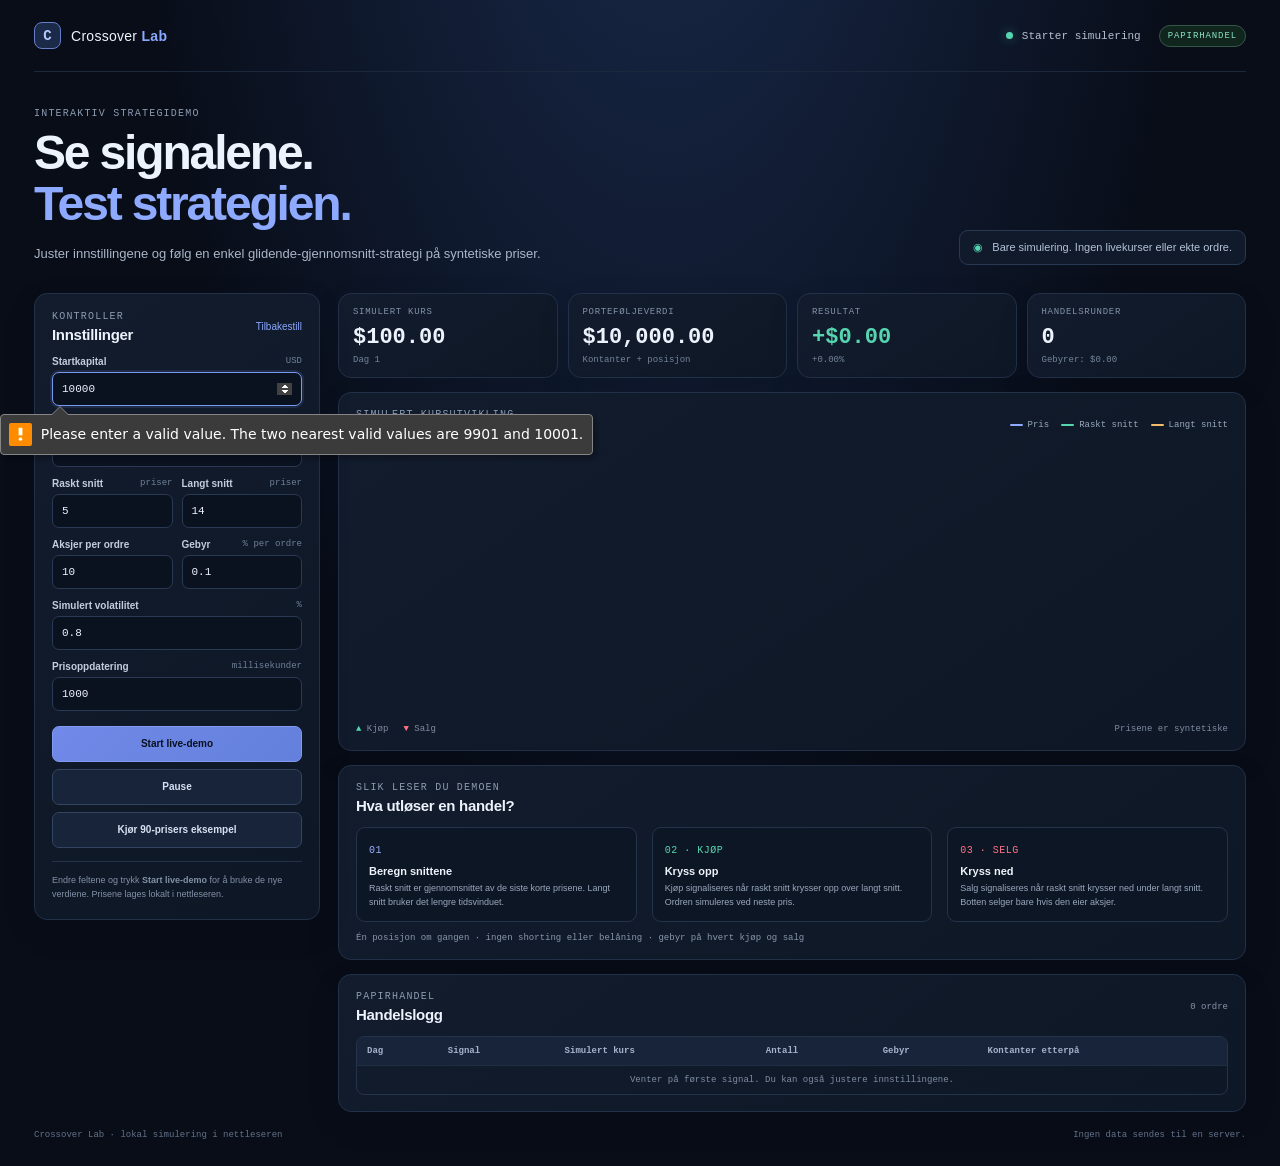
<file: docs/index.html>
<!doctype html>
<html lang="no">
  <head>
    <meta charset="utf-8" />
    <meta name="viewport" content="width=device-width, initial-scale=1" />
    <meta name="description" content="Test en enkel moving-average-strategi med lokal papirhandel og syntetiske priser." />
    <meta name="theme-color" content="#0b1020" />
    <title>Crossover Lab — papirhandel</title>
    <link rel="stylesheet" href="./styles.css" />
    <script src="./app.js" defer></script>
  </head>
  <body>
    <div class="shell">
      <header class="topbar">
        <a class="brand" href="#top" aria-label="Crossover Lab hjem">
          <span class="brand-icon" aria-hidden="true">C</span>
          <span>Crossover <strong>Lab</strong></span>
        </a>
        <div class="top-status">
          <span class="status-dot" id="statusDot"></span>
          <span id="statusText">Starter simulering</span>
          <span class="mode-tag">PAPIRHANDEL</span>
        </div>
      </header>

      <main id="top">
        <section class="intro">
          <div>
            <p class="eyebrow">INTERAKTIV STRATEGIDEMO</p>
            <h1>Se signalene.<br /><span>Test strategien.</span></h1>
            <p class="intro-copy">Juster innstillingene og følg en enkel glidende-gjennomsnitt-strategi på syntetiske priser.</p>
          </div>
          <div class="safety-note"><span aria-hidden="true">◉</span> Bare simulering. Ingen livekurser eller ekte ordre.</div>
        </section>

        <section class="dashboard" aria-label="Tradingdemo">
          <aside class="panel settings-panel">
            <div class="section-heading">
              <div>
                <p class="eyebrow">KONTROLLER</p>
                <h2>Innstillinger</h2>
              </div>
              <button class="text-button" id="resetButton" type="button">Tilbakestill</button>
            </div>

            <form id="settingsForm">
              <label class="field">
                <span>Startkapital <small>USD</small></span>
                <input id="startingCash" type="number" min="1" step="100" value="10000" required />
              </label>
              <label class="field">
                <span>Startkurs <small>USD</small></span>
                <input id="startingPrice" type="number" min="1" step="1" value="100" required />
              </label>
              <div class="field-row">
                <label class="field">
                  <span>Raskt snitt <small>priser</small></span>
                  <input id="fastWindow" type="number" min="2" max="89" step="1" value="5" required />
                </label>
                <label class="field">
                  <span>Langt snitt <small>priser</small></span>
                  <input id="slowWindow" type="number" min="3" max="89" step="1" value="14" required />
                </label>
              </div>
              <div class="field-row">
                <label class="field">
                  <span>Aksjer per ordre</span>
                  <input id="quantity" type="number" min="1" step="1" value="10" required />
                </label>
                <label class="field">
                  <span>Gebyr <small>% per ordre</small></span>
                  <input id="feePercent" type="number" min="0" max="10" step="0.05" value="0.1" required />
                </label>
              </div>
              <label class="field">
                <span>Simulert volatilitet <small>%</small></span>
                <input id="volatility" type="number" min="0" max="10" step="0.1" value="0.8" required />
              </label>
              <label class="field">
                <span>Prisoppdatering <small>millisekunder</small></span>
                <input id="interval" type="number" min="100" max="10000" step="100" value="1000" required />
              </label>
              <div class="button-stack">
                <button class="button primary" id="startButton" type="submit">Start live-demo</button>
                <button class="button secondary" id="pauseButton" type="button">Pause</button>
                <button class="button secondary" id="historyButton" type="button">Kjør 90-prisers eksempel</button>
              </div>
            </form>

            <div class="mini-note">Endre feltene og trykk <b>Start live-demo</b> for å bruke de nye verdiene. Prisene lages lokalt i nettleseren.</div>
          </aside>

          <div class="main-column">
            <section class="metric-grid" aria-label="Simuleringsresultater">
              <article class="metric-card"><span>SIMULERT KURS</span><strong id="currentPrice">$100.00</strong><small id="dayLabel">Dag 1</small></article>
              <article class="metric-card"><span>PORTEFØLJEVERDI</span><strong id="portfolioValue">$10,000.00</strong><small>Kontanter + posisjon</small></article>
              <article class="metric-card"><span>RESULTAT</span><strong id="profitLoss" class="positive">+$0.00</strong><small id="returnPercent">+0.00%</small></article>
              <article class="metric-card"><span>HANDELSRUNDER</span><strong id="roundTrips">0</strong><small id="feeTotal">Gebyrer: $0.00</small></article>
            </section>

            <section class="panel chart-panel">
              <div class="section-heading chart-heading">
                <div><p class="eyebrow">SIMULERT KURSUTVIKLING</p><h2>Pris og signaler</h2></div>
                <div class="legend"><span><i class="legend-price"></i>Pris</span><span><i class="legend-fast"></i>Raskt snitt</span><span><i class="legend-slow"></i>Langt snitt</span></div>
              </div>
              <div class="chart-wrap"><canvas id="priceChart" role="img" aria-label="Graf over simulerte priser, glidende gjennomsnitt og handler"></canvas></div>
              <div class="chart-footer"><span><i class="buy-key">▲</i> Kjøp</span><span><i class="sell-key">▼</i> Salg</span><span id="chartNote">Prisene er syntetiske</span></div>
            </section>

            <section class="panel explainer">
              <div class="section-heading"><div><p class="eyebrow">SLIK LESER DU DEMOEN</p><h2>Hva utløser en handel?</h2></div></div>
              <div class="signal-grid">
                <article><span class="signal-number">01</span><h3>Beregn snittene</h3><p>Raskt snitt er gjennomsnittet av de siste korte prisene. Langt snitt bruker det lengre tidsvinduet.</p></article>
                <article><span class="signal-number buy-text">02 · KJØP</span><h3>Kryss opp</h3><p>Kjøp signaliseres når raskt snitt krysser opp over langt snitt. Ordren simuleres ved neste pris.</p></article>
                <article><span class="signal-number sell-text">03 · SELG</span><h3>Kryss ned</h3><p>Salg signaliseres når raskt snitt krysser ned under langt snitt. Botten selger bare hvis den eier aksjer.</p></article>
              </div>
              <div class="rule-note">Én posisjon om gangen · ingen shorting eller belåning · gebyr på hvert kjøp og salg</div>
            </section>

            <section class="panel trades-panel">
              <div class="section-heading"><div><p class="eyebrow">PAPIRHANDEL</p><h2>Handelslogg</h2></div><span class="trade-count" id="orderCount">0 ordre</span></div>
              <div class="table-scroll">
                <table>
                  <thead><tr><th>Dag</th><th>Signal</th><th>Simulert kurs</th><th>Antall</th><th>Gebyr</th><th>Kontanter etterpå</th></tr></thead>
                  <tbody id="tradeLog"><tr class="empty-row"><td colspan="6">Venter på første signal. Du kan også justere innstillingene.</td></tr></tbody>
                </table>
              </div>
            </section>
          </div>
        </section>
      </main>

      <footer class="footer"><span>Crossover Lab · lokal simulering i nettleseren</span><span>Ingen data sendes til en server.</span></footer>
    </div>
  </body>
</html>
</file>
<file: docs/styles.css>
:root {
  color-scheme: dark;
  --bg: #080d18;
  --panel: #111a2a;
  --panel-soft: #0e1726;
  --border: #223048;
  --text: #edf3fc;
  --muted: #8593a9;
  --accent: #8aa8ff;
  --mint: #55d6b0;
  --gold: #f2bd69;
  --red: #ff7185;
  --mono: "DM Mono", Consolas, monospace;
  font-family: "Manrope", "Segoe UI", sans-serif;
  background: var(--bg);
  color: var(--text);
}

* { box-sizing: border-box; }
body { margin: 0; min-width: 320px; min-height: 100vh; background: radial-gradient(ellipse at 52% -35%, #1b2d51 0, transparent 58%), var(--bg); }
button, input { font: inherit; }
button { color: inherit; }
.shell { width: min(1500px, 100%); margin: auto; padding: 0 34px 26px; }
.topbar { height: 72px; display: flex; align-items: center; justify-content: space-between; border-bottom: 1px solid #1b283c; }
.brand { display: inline-flex; align-items: center; gap: 10px; color: var(--text); text-decoration: none; font-size: 14px; letter-spacing: .02em; }
.brand strong { color: var(--accent); font-weight: 600; }
.brand-icon { width: 27px; height: 27px; display: grid; place-items: center; border: 1px solid #667ec7; border-radius: 8px; color: #b8c8ff; font: 600 14px var(--mono); background: #1c2a49; }
.top-status { display: flex; align-items: center; gap: 9px; color: #b6c1d2; font: 11px var(--mono); }
.status-dot { width: 7px; height: 7px; background: var(--mint); border-radius: 50%; box-shadow: 0 0 12px #55d6b077; }
.status-dot.paused { background: var(--gold); box-shadow: 0 0 12px #f2bd6977; }
.mode-tag { margin-left: 9px; padding: 5px 8px; border: 1px solid #355844; border-radius: 99px; color: #8be4c3; background: #10251e; font-size: 9px; letter-spacing: .1em; }
.intro { padding: 36px 0 28px; display: flex; align-items: end; justify-content: space-between; gap: 22px; }
.eyebrow { margin: 0 0 8px; color: #8d9bb1; font: 10px var(--mono); letter-spacing: .12em; }
h1 { margin: 0; font-size: clamp(31px, 4vw, 48px); line-height: 1.07; letter-spacing: -.045em; font-weight: 700; }
h1 span { color: #8eaaff; }
.intro-copy { margin: 13px 0 0; max-width: 520px; color: #aab6c8; font-size: 13px; line-height: 1.7; }
.safety-note { padding: 10px 13px; border: 1px solid #283953; border-radius: 9px; color: #b4c2d7; background: #101a2a; font-size: 11px; white-space: nowrap; }
.safety-note span { color: var(--mint); margin-right: 6px; }
.dashboard { display: grid; grid-template-columns: 286px minmax(0, 1fr); gap: 18px; align-items: start; }
.panel, .settings-panel, .metric-card { border: 1px solid var(--border); border-radius: 13px; background: linear-gradient(145deg, #121c2d, #0e1725); box-shadow: 0 12px 35px #00000016; }
.settings-panel { padding: 17px; position: sticky; top: 14px; }
.section-heading { display: flex; align-items: center; justify-content: space-between; gap: 14px; margin-bottom: 13px; }
.section-heading h2 { margin: 0; font-size: 15px; letter-spacing: -.02em; }
.section-heading .eyebrow { margin-bottom: 4px; }
.text-button { border: 0; padding: 4px 0; background: transparent; color: var(--accent); cursor: pointer; font-size: 10px; }
.field { display: block; margin: 0 0 11px; }
.field > span { display: flex; justify-content: space-between; gap: 8px; margin-bottom: 5px; color: #c3cddd; font-size: 10px; font-weight: 600; }
.field small { color: #71819a; font: 9px var(--mono); }
.field input { width: 100%; height: 34px; padding: 7px 9px; outline: none; border: 1px solid #2a3a54; border-radius: 7px; background: #0a1220; color: var(--text); font: 11px var(--mono); transition: border-color .15s, box-shadow .15s; }
.field input:focus { border-color: #7899f0; box-shadow: 0 0 0 2px #7899f022; }
.field-row { display: grid; grid-template-columns: 1fr 1fr; gap: 9px; }
.button-stack { display: grid; gap: 7px; margin-top: 15px; }
.button { min-height: 36px; border: 1px solid #334561; border-radius: 7px; cursor: pointer; font-size: 10px; font-weight: 700; transition: transform .1s, filter .15s, background .15s; }
.button:hover { filter: brightness(1.12); }
.button:active { transform: translateY(1px); }
.button.primary { border-color: #819bf0; background: linear-gradient(135deg, #7189e8, #6380dc); color: #081020; }
.button.secondary { background: #17243a; color: #d6e1f2; }
.mini-note { margin-top: 13px; padding-top: 11px; border-top: 1px solid #233149; color: #8391a7; font-size: 9px; line-height: 1.6; }
.main-column { min-width: 0; display: grid; gap: 14px; }
.metric-grid { display: grid; grid-template-columns: repeat(4, 1fr); gap: 10px; }
.metric-card { padding: 13px 14px 12px; min-width: 0; }
.metric-card span { display: block; color: #8392a9; font: 9px var(--mono); letter-spacing: .08em; }
.metric-card strong { display: block; overflow: hidden; margin-top: 8px; color: var(--text); font: 600 clamp(16px, 2vw, 22px) var(--mono); text-overflow: ellipsis; white-space: nowrap; }
.metric-card small { display: block; margin-top: 5px; color: #75849a; font: 9px var(--mono); }
.positive { color: var(--mint) !important; }
.negative { color: var(--red) !important; }
.chart-panel, .explainer, .trades-panel { padding: 16px 17px; }
.chart-heading { margin-bottom: 5px; }
.legend { display: flex; flex-wrap: wrap; gap: 12px; color: #9aa9be; font: 9px var(--mono); }
.legend span { display: inline-flex; align-items: center; gap: 5px; }
.legend i { display: inline-block; width: 13px; height: 2px; border-radius: 2px; }
.legend-price { background: #90aaff; }.legend-fast { background: #55d6b0; }.legend-slow { background: #f2bd69; }
.chart-wrap { height: 270px; min-width: 0; }
#priceChart { width: 100%; height: 100%; display: block; }
.chart-footer { display: flex; align-items: center; gap: 15px; margin-top: 8px; color: #7f8da3; font: 9px var(--mono); }
.chart-footer span:last-child { margin-left: auto; }
.buy-key { color: var(--mint); font-style: normal; }.sell-key { color: var(--red); font-style: normal; }
.signal-grid { display: grid; grid-template-columns: repeat(3, 1fr); gap: 15px; }
.signal-grid article { padding: 11px 12px; border: 1px solid #24334b; border-radius: 9px; background: #0d1624; }
.signal-number { color: #9aafff; font: 10px var(--mono); letter-spacing: .05em; }
.buy-text { color: var(--mint); }.sell-text { color: var(--red); }
.signal-grid h3 { margin: 8px 0 5px; font-size: 11px; }
.signal-grid p { margin: 0; color: #9aa8bd; font-size: 9px; line-height: 1.55; }
.rule-note { margin-top: 11px; color: #8997ac; font: 9px var(--mono); }
.trade-count { color: #8795aa; font: 9px var(--mono); }
.table-scroll { max-height: 230px; overflow: auto; border: 1px solid #24334b; border-radius: 8px; }
table { width: 100%; border-collapse: collapse; font: 9px var(--mono); }
thead { position: sticky; top: 0; background: #17243a; color: #a5b4ca; }
th, td { padding: 9px 10px; border-bottom: 1px solid #202e44; text-align: left; white-space: nowrap; }
tbody tr:last-child td { border-bottom: 0; }
td { color: #c4cfdf; }
.buy-row td:nth-child(2) { color: var(--mint); }.sell-row td:nth-child(2) { color: var(--red); }
.empty-row td { color: #7f8da3; text-align: center; }
.footer { display: flex; justify-content: space-between; gap: 12px; padding: 18px 0 0; color: #64728a; font: 9px var(--mono); }

@media (max-width: 1050px) {
  .shell { padding: 0 20px 20px; }
  .dashboard { grid-template-columns: 260px minmax(0, 1fr); }
  .metric-grid { grid-template-columns: repeat(2, 1fr); }
}
@media (max-width: 760px) {
  .shell { padding: 0 13px 18px; }
  .topbar { height: 60px; }
  .top-status { font-size: 9px; gap: 6px; }.mode-tag { display: none; }
  .intro { display: block; padding: 28px 0 20px; }
  .safety-note { display: inline-block; margin-top: 16px; white-space: normal; }
  .dashboard { grid-template-columns: 1fr; }
  .settings-panel { position: static; }
  .metric-grid { gap: 7px; }
  .metric-card { padding: 11px; }
  .signal-grid { grid-template-columns: 1fr; }
  .legend { gap: 7px; }
  .chart-wrap { height: 235px; }
  .footer { display: block; line-height: 1.8; }
  .footer span { display: block; }
}
</file>
